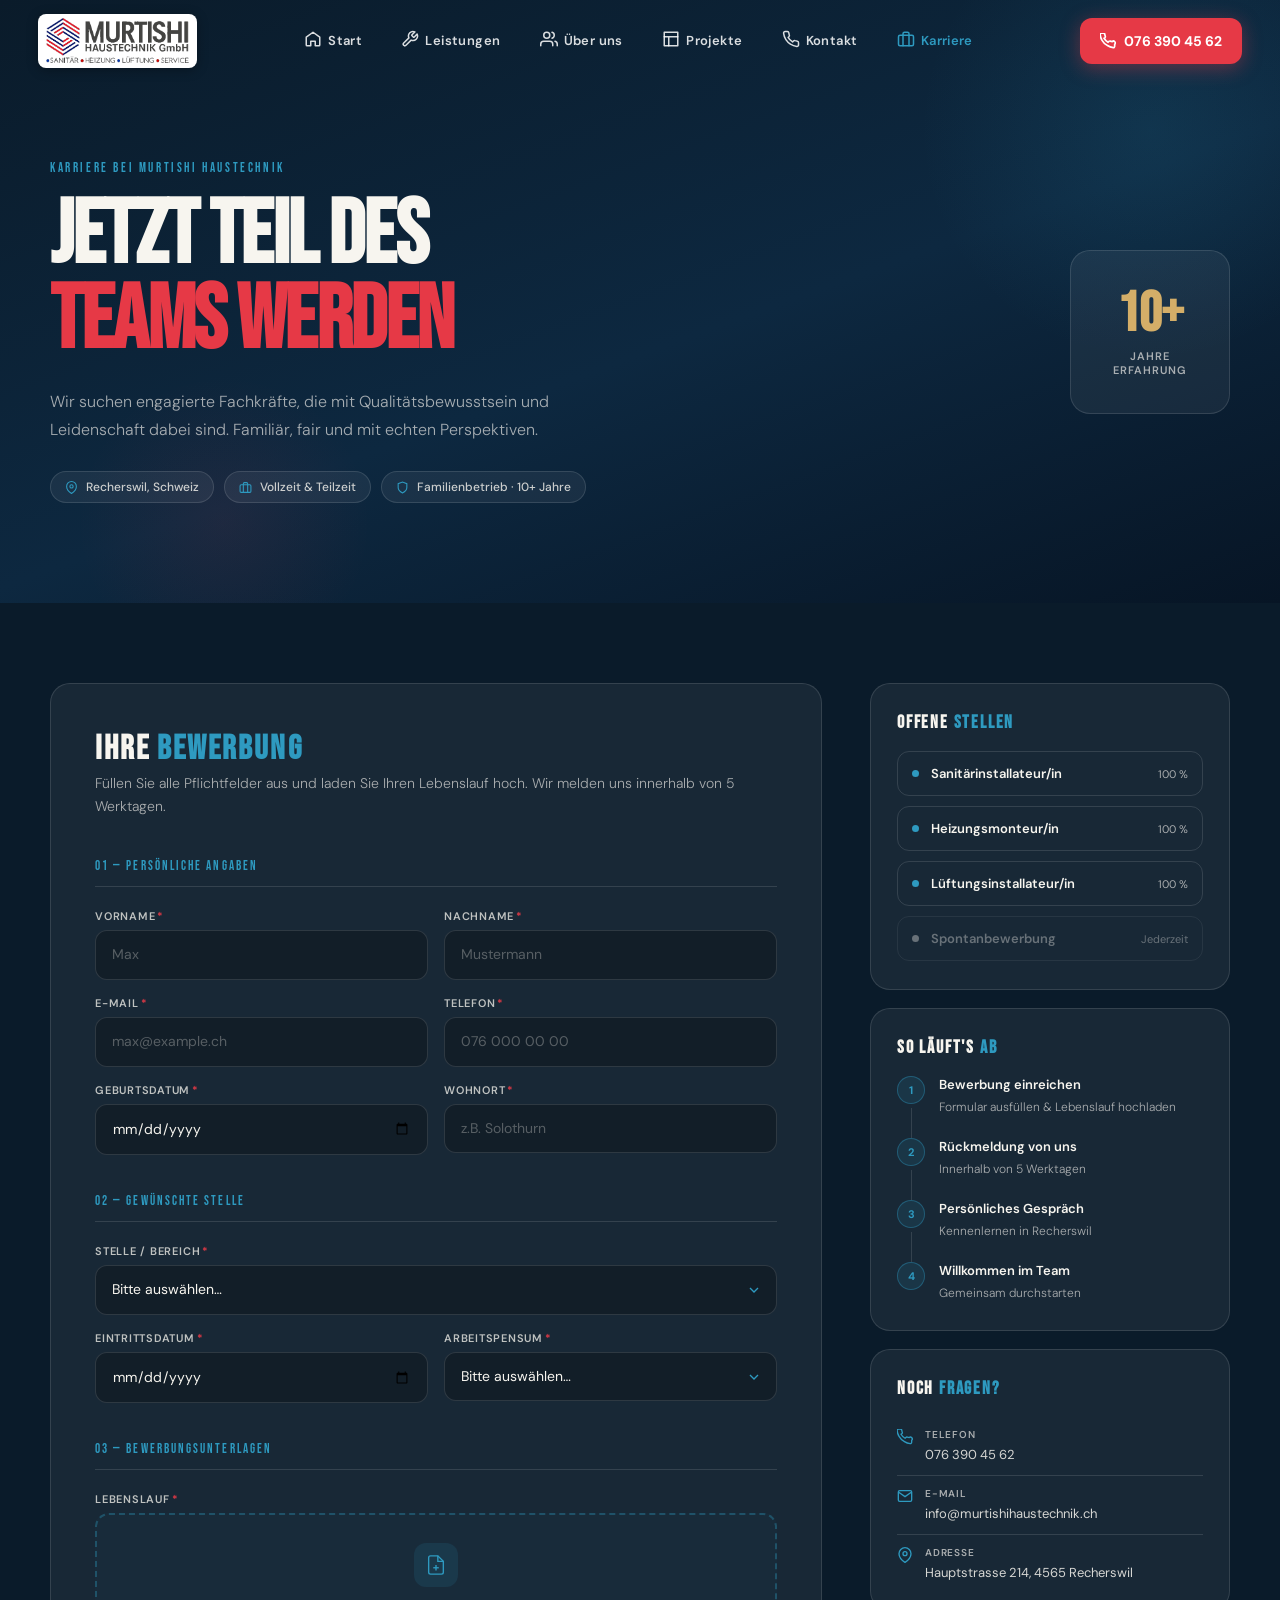
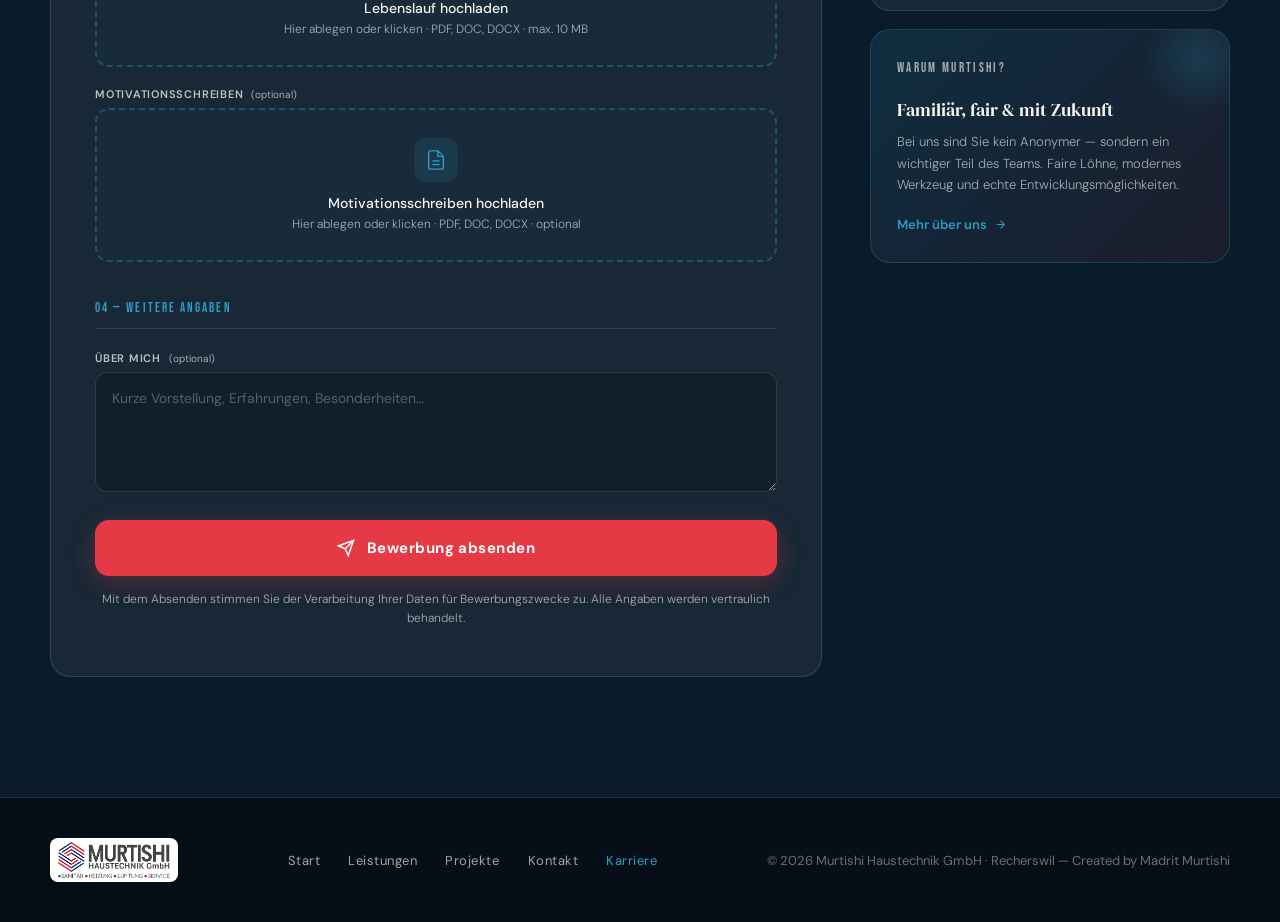
<file: karriere.html>
<!doctype html>
<html lang="de">
<head>
  <meta charset="utf-8" />
  <meta name="viewport" content="width=device-width, initial-scale=1" />
  <title>Karriere – Murtishi Haustechnik GmbH</title>
  <meta name="description" content="Jetzt bewerben bei Murtishi Haustechnik GmbH. Wir suchen Sanitärinstallateure und Heizungsmonteure in Recherswil." />
  <link rel="preconnect" href="https://fonts.googleapis.com">
  <link rel="preconnect" href="https://fonts.gstatic.com" crossorigin>
  <link href="https://fonts.googleapis.com/css2?family=Bebas+Neue&family=DM+Sans:ital,wght@0,300;0,400;0,500;0,700;1,300&family=DM+Serif+Display:ital@0;1&display=swap" rel="stylesheet">
  <link rel="stylesheet" href="style.css" />
  <style>
    /* ── Karriere-spezifische Styles ── */

    /* Hero */
    .karriere-hero {
      padding: 160px 0 100px;
      background: linear-gradient(160deg, #0a1b2a 0%, #0d2840 55%, #071525 100%);
      position: relative;
      overflow: hidden;
    }
    .karriere-hero::before {
      content: '';
      position: absolute;
      top: -120px; right: -120px;
      width: 500px; height: 500px;
      background: radial-gradient(circle, rgba(46,154,192,0.12), transparent 65%);
      border-radius: 50%;
    }
    .karriere-hero::after {
      content: '';
      position: absolute;
      bottom: -80px; left: 5%;
      width: 320px; height: 320px;
      background: radial-gradient(circle, rgba(230,57,70,0.08), transparent 65%);
      border-radius: 50%;
    }
    .karriere-hero-inner {
      position: relative;
      z-index: 2;
      display: grid;
      grid-template-columns: 1fr auto;
      align-items: center;
      gap: 60px;
    }
    .karriere-eyebrow {
      font-family: 'Bebas Neue', sans-serif;
      font-size: 13px;
      letter-spacing: 0.2em;
      color: var(--blue);
      margin-bottom: 18px;
    }
    .karriere-hero-title {
      font-family: 'Bebas Neue', sans-serif;
      font-size: clamp(52px, 7vw, 96px);
      line-height: 0.95;
      color: var(--white);
      margin-bottom: 24px;
    }
    .karriere-hero-title span {
      color: var(--red);
      display: block;
    }
    .karriere-hero-desc {
      font-size: 16px;
      color: var(--muted);
      line-height: 1.72;
      max-width: 520px;
      font-weight: 300;
    }
    .karriere-badges {
      display: flex;
      flex-wrap: wrap;
      gap: 10px;
      margin-top: 28px;
    }
    .karriere-badge {
      display: inline-flex;
      align-items: center;
      gap: 8px;
      padding: 7px 14px;
      background: var(--panel);
      border: 1px solid var(--line);
      border-radius: 100px;
      font-size: 12px;
      font-weight: 500;
      color: rgba(247,245,239,0.8);
    }
    .karriere-badge svg { color: var(--blue); }
    .karriere-hero-stat {
      background: var(--panel);
      border: 1px solid var(--line);
      border-radius: 20px;
      padding: 36px 32px;
      text-align: center;
      min-width: 160px;
      flex-shrink: 0;
    }
    .karriere-hero-stat strong {
      font-family: 'Bebas Neue', sans-serif;
      font-size: 56px;
      color: var(--gold);
      line-height: 1;
      display: block;
    }
    .karriere-hero-stat span {
      font-size: 11px;
      font-weight: 600;
      letter-spacing: 0.1em;
      text-transform: uppercase;
      color: var(--muted);
      margin-top: 6px;
      display: block;
    }

    /* ── Page layout ── */
    .karriere-body { padding: 80px 0 120px; }
    .karriere-grid {
      display: grid;
      grid-template-columns: 1fr 360px;
      gap: 48px;
      align-items: start;
    }

    /* ── Form Card ── */
    .k-card {
      background: var(--panel);
      border: 1px solid var(--line);
      border-radius: var(--radius);
      padding: 48px 44px;
    }
    .k-card-title {
      font-family: 'Bebas Neue', sans-serif;
      font-size: 34px;
      letter-spacing: 0.06em;
      color: var(--white);
      margin-bottom: 6px;
    }
    .k-card-title span { color: var(--blue); }
    .k-card-sub {
      font-size: 14px;
      color: var(--muted);
      font-weight: 300;
      margin-bottom: 40px;
      line-height: 1.65;
    }

    /* ── Form sections ── */
    .f-section { margin-bottom: 38px; }
    .f-section-label {
      font-family: 'Bebas Neue', sans-serif;
      font-size: 13px;
      letter-spacing: 0.16em;
      color: var(--blue);
      padding-bottom: 12px;
      border-bottom: 1px solid var(--line);
      margin-bottom: 22px;
    }
    .f-row { display: grid; grid-template-columns: 1fr 1fr; gap: 16px; }
    .f-field { display: flex; flex-direction: column; gap: 7px; }
    .f-field label {
      font-size: 11px;
      font-weight: 600;
      letter-spacing: 0.07em;
      text-transform: uppercase;
      color: rgba(247,245,239,0.75);
    }
    .f-field label .req { color: var(--red); margin-left: 2px; }
    .f-field label .opt {
      font-size: 10px;
      font-weight: 400;
      color: var(--muted);
      letter-spacing: 0;
      text-transform: none;
      margin-left: 4px;
    }
    input[type="text"],
    input[type="email"],
    input[type="tel"],
    input[type="date"],
    select,
    textarea {
      width: 100%;
      background: rgba(0,0,0,0.25);
      border: 1.5px solid var(--line);
      border-radius: 12px;
      color: var(--white);
      padding: 14px 16px;
      font: 400 14px/1.4 'DM Sans', sans-serif;
      outline: none;
      transition: border-color 0.25s, box-shadow 0.25s, background 0.2s;
      appearance: none;
      -webkit-appearance: none;
    }
    input:focus, select:focus, textarea:focus {
      border-color: var(--blue);
      box-shadow: 0 0 0 4px rgba(46,154,192,0.15);
      background: rgba(0,0,0,0.35);
    }
    input::placeholder, textarea::placeholder { color: rgba(247,245,239,0.3); }
    textarea { resize: vertical; line-height: 1.6; min-height: 110px; }
    select {
      cursor: pointer;
      color: var(--white);
      background-image: url("data:image/svg+xml,%3Csvg xmlns='http://www.w3.org/2000/svg' width='16' height='16' fill='none' stroke='%232e9ac0' stroke-width='2' viewBox='0 0 24 24'%3E%3Cpath d='M6 9l6 6 6-6'/%3E%3C/svg%3E");
      background-repeat: no-repeat;
      background-position: right 14px center;
      padding-right: 42px;
    }
    select option { background: #0e2233; color: var(--white); }

    /* ── Validation styles ── */
    input.invalid, select.invalid, textarea.invalid {
      border-color: var(--red) !important;
      box-shadow: 0 0 0 3px rgba(230,57,70,0.15) !important;
    }
    .field-error {
      font-size: 11px;
      color: var(--red);
      font-weight: 500;
      display: none;
      margin-top: 2px;
    }
    .field-error.visible { display: block; }

    /* ── File upload ── */
    .file-upload { position: relative; }
    .file-upload input[type="file"] {
      position: absolute;
      inset: 0;
      opacity: 0;
      cursor: pointer;
      z-index: 2;
      width: 100%;
      height: 100%;
      padding: 0;
      border: none;
      background: none;
    }
    .file-zone {
      border: 2px dashed rgba(46,154,192,0.35);
      border-radius: 14px;
      padding: 28px 20px;
      text-align: center;
      background: rgba(46,154,192,0.03);
      transition: border-color 0.25s, background 0.25s;
      cursor: pointer;
    }
    .file-zone:hover, .file-zone.drag-over {
      border-color: var(--blue);
      background: rgba(46,154,192,0.08);
    }
    .file-zone.has-file {
      border-color: #3a8c4a;
      border-style: solid;
      background: rgba(58,140,74,0.06);
    }
    .file-zone.invalid-zone {
      border-color: var(--red) !important;
      background: rgba(230,57,70,0.05) !important;
    }
    .file-icon {
      width: 44px; height: 44px;
      background: rgba(46,154,192,0.12);
      border-radius: 12px;
      display: flex;
      align-items: center;
      justify-content: center;
      margin: 0 auto 12px;
      color: var(--blue);
    }
    .file-zone.has-file .file-icon { background: rgba(58,140,74,0.15); color: #5ab86a; }
    .file-title { font-size: 14px; font-weight: 500; color: var(--white); margin-bottom: 4px; }
    .file-hint { font-size: 12px; color: var(--muted); font-weight: 300; }
    .file-name {
      display: none;
      align-items: center;
      gap: 8px;
      margin-top: 10px;
      padding: 8px 14px;
      background: rgba(58,140,74,0.12);
      border-radius: 8px;
      font-size: 12px;
      font-weight: 500;
      color: #5ab86a;
    }
    .file-name.visible { display: flex; }
    .file-name button {
      margin-left: auto;
      background: none;
      border: none;
      cursor: pointer;
      color: var(--muted);
      font-size: 16px;
      line-height: 1;
      padding: 0 2px;
      transition: color 0.2s;
    }
    .file-name button:hover { color: var(--red); }

    /* ── Submit button ── */
    .submit-wrap { margin-top: 6px; }
    .btn-submit {
      width: 100%;
      height: 56px;
      background: var(--red);
      color: #fff;
      border: none;
      border-radius: 14px;
      font-family: 'DM Sans', sans-serif;
      font-size: 15px;
      font-weight: 700;
      letter-spacing: 0.03em;
      cursor: pointer;
      display: flex;
      align-items: center;
      justify-content: center;
      gap: 12px;
      transition: background 0.25s, transform 0.2s, box-shadow 0.25s;
      box-shadow: 0 6px 24px rgba(230,57,70,0.3);
    }
    .btn-submit:hover {
      background: var(--red2);
      transform: translateY(-2px);
      box-shadow: 0 10px 32px rgba(230,57,70,0.4);
    }
    .btn-submit:disabled { opacity: 0.6; cursor: not-allowed; transform: none; box-shadow: none; }
    .form-note {
      font-size: 12px;
      color: var(--muted);
      text-align: center;
      margin-top: 14px;
      line-height: 1.6;
      font-weight: 300;
    }

    /* ── Success ── */
    .success-state {
      display: none;
      text-align: center;
      padding: 60px 20px;
    }
    .success-state.visible { display: block; }
    .success-icon {
      width: 68px; height: 68px;
      background: rgba(58,140,74,0.12);
      border: 2px solid rgba(58,140,74,0.3);
      border-radius: 50%;
      display: flex;
      align-items: center;
      justify-content: center;
      margin: 0 auto 22px;
      color: #5ab86a;
    }
    .success-title {
      font-family: 'Bebas Neue', sans-serif;
      font-size: 36px;
      letter-spacing: 0.06em;
      color: var(--white);
      margin-bottom: 12px;
    }
    .success-title span { color: #5ab86a; }
    .success-text { font-size: 15px; color: var(--muted); line-height: 1.7; font-weight: 300; }
    .success-back {
      display: inline-flex;
      align-items: center;
      gap: 8px;
      margin-top: 28px;
      padding: 12px 24px;
      background: var(--panel);
      border: 1px solid var(--line);
      border-radius: 12px;
      font-size: 14px;
      font-weight: 500;
      color: var(--white);
      transition: background 0.2s, border-color 0.2s;
    }
    .success-back:hover { background: rgba(255,255,255,0.1); border-color: var(--blue); }

    /* ── Sidebar cards ── */
    .sidebar { display: flex; flex-direction: column; gap: 18px; }

    .side-card {
      background: var(--panel);
      border: 1px solid var(--line);
      border-radius: var(--radius);
      padding: 28px 26px;
    }
    .side-card-title {
      font-family: 'Bebas Neue', sans-serif;
      font-size: 18px;
      letter-spacing: 0.1em;
      color: var(--white);
      margin-bottom: 18px;
    }
    .side-card-title span { color: var(--blue); }

    /* Positions */
    .positions { display: flex; flex-direction: column; gap: 10px; }
    .position {
      display: flex;
      align-items: center;
      gap: 12px;
      padding: 13px 14px;
      border: 1px solid var(--line);
      border-radius: 12px;
      transition: border-color 0.2s, background 0.2s;
    }
    .position:hover { border-color: var(--blue); background: rgba(46,154,192,0.06); }
    .pos-dot {
      width: 7px; height: 7px;
      background: var(--blue);
      border-radius: 50%;
      flex-shrink: 0;
    }
    .pos-name { font-size: 13px; font-weight: 600; color: var(--white); flex: 1; }
    .pos-type { font-size: 11px; color: var(--muted); }

    /* Steps */
    .steps { display: flex; flex-direction: column; }
    .step {
      display: flex;
      gap: 14px;
      padding-bottom: 22px;
      position: relative;
    }
    .step:last-child { padding-bottom: 0; }
    .step::before {
      content: '';
      position: absolute;
      left: 14px; top: 32px; bottom: 0;
      width: 1px;
      background: var(--line);
    }
    .step:last-child::before { display: none; }
    .step-num {
      width: 28px; height: 28px;
      background: rgba(46,154,192,0.12);
      border: 1.5px solid rgba(46,154,192,0.4);
      border-radius: 50%;
      display: flex;
      align-items: center;
      justify-content: center;
      font-size: 11px;
      font-weight: 700;
      color: var(--blue);
      flex-shrink: 0;
      position: relative;
      z-index: 1;
    }
    .step-text strong { display: block; font-size: 13px; font-weight: 600; color: var(--white); margin-bottom: 2px; }
    .step-text span { font-size: 12px; color: var(--muted); font-weight: 300; }

    /* Contact info */
    .citem {
      display: flex;
      align-items: flex-start;
      gap: 12px;
      padding: 11px 0;
      border-bottom: 1px solid var(--line);
    }
    .citem:last-child { border-bottom: none; padding-bottom: 0; }
    .citem svg { color: var(--blue); flex-shrink: 0; margin-top: 1px; }
    .citem-body strong { display: block; font-size: 10px; font-weight: 600; letter-spacing: 0.08em; text-transform: uppercase; color: var(--muted); margin-bottom: 2px; }
    .citem-body a, .citem-body span { font-size: 13px; color: rgba(247,245,239,0.85); }
    .citem-body a:hover { color: var(--blue); }

    /* Dark highlight card */
    .highlight-card {
      background: linear-gradient(135deg, rgba(46,154,192,0.15), rgba(230,57,70,0.08));
      border: 1px solid rgba(46,154,192,0.25);
      border-radius: var(--radius);
      padding: 28px 26px;
      position: relative;
      overflow: hidden;
    }
    .highlight-card::before {
      content: '';
      position: absolute;
      top: -30px; right: -30px;
      width: 120px; height: 120px;
      background: radial-gradient(circle, rgba(46,154,192,0.2), transparent 65%);
      border-radius: 50%;
    }
    .highlight-card-eyebrow {
      font-family: 'Bebas Neue', sans-serif;
      font-size: 11px;
      letter-spacing: 0.18em;
      color: var(--blue);
      margin-bottom: 10px;
    }
    .highlight-card h3 {
      font-family: 'DM Serif Display', serif;
      font-size: 18px;
      font-weight: 400;
      color: var(--white);
      line-height: 1.3;
      margin-bottom: 10px;
      position: relative;
      z-index: 1;
    }
    .highlight-card p {
      font-size: 13px;
      color: var(--muted);
      line-height: 1.65;
      font-weight: 300;
      margin-bottom: 18px;
      position: relative;
      z-index: 1;
    }
    .highlight-card a {
      display: inline-flex;
      align-items: center;
      gap: 7px;
      font-size: 13px;
      font-weight: 600;
      color: var(--blue);
      position: relative;
      z-index: 1;
      transition: gap 0.2s;
    }
    .highlight-card a:hover { gap: 11px; }

    /* ── Responsive ── */
    @media (max-width: 960px) {
      .karriere-grid { grid-template-columns: 1fr; }
      .sidebar { display: grid; grid-template-columns: 1fr 1fr; }
      .highlight-card { grid-column: 1 / -1; }
      .karriere-hero-stat { display: none; }
      .karriere-hero-inner { grid-template-columns: 1fr; }
    }
    @media (max-width: 640px) {
      .karriere-body { padding: 48px 0 80px; }
      .k-card { padding: 28px 20px; }
      .f-row { grid-template-columns: 1fr; }
      .sidebar { grid-template-columns: 1fr; }
      .karriere-hero { padding: 120px 0 72px; }
    }

    @keyframes spin { from { transform: rotate(0deg); } to { transform: rotate(360deg); } }
  </style>
</head>
<body>

  <!-- NAVIGATION (identisch mit index.html) -->
  <header class="topbar" id="topbar">
    <a class="brand" href="index.html" aria-label="Murtishi Haustechnik Startseite">
      <img src="assets/img/logo.png" alt="Murtishi Haustechnik GmbH" class="brand-logo">
    </a>
    <button class="menu-toggle" type="button" aria-label="Menü öffnen" aria-expanded="false" aria-controls="mainNav">
      <span></span><span></span><span></span>
    </button>
    <nav class="main-nav" id="mainNav">
      <a href="index.html#home" class="nav-link">
        <span class="nav-icon"><svg width="18" height="18" viewBox="0 0 24 24" fill="none" stroke="currentColor" stroke-width="2" stroke-linecap="round" stroke-linejoin="round"><path d="M3 9.5 12 3l9 6.5V20a1 1 0 0 1-1 1h-5v-6H9v6H4a1 1 0 0 1-1-1V9.5Z"/></svg></span>
        <span>Start</span>
      </a>
      <a href="index.html#leistungen" class="nav-link">
        <span class="nav-icon"><svg width="18" height="18" viewBox="0 0 24 24" fill="none" stroke="currentColor" stroke-width="2" stroke-linecap="round" stroke-linejoin="round"><path d="M14.7 6.3a1 1 0 0 0 0 1.4l1.6 1.6a1 1 0 0 0 1.4 0l3.77-3.77a6 6 0 0 1-7.94 7.94l-6.91 6.91a2.12 2.12 0 0 1-3-3l6.91-6.91a6 6 0 0 1 7.94-7.94l-3.76 3.76Z"/></svg></span>
        <span>Leistungen</span>
      </a>
      <a href="index.html#ueber-uns" class="nav-link">
        <span class="nav-icon"><svg width="18" height="18" viewBox="0 0 24 24" fill="none" stroke="currentColor" stroke-width="2" stroke-linecap="round" stroke-linejoin="round"><path d="M17 21v-2a4 4 0 0 0-4-4H5a4 4 0 0 0-4 4v2"/><circle cx="9" cy="7" r="4"/><path d="M23 21v-2a4 4 0 0 0-3-3.87"/><path d="M16 3.13a4 4 0 0 1 0 7.75"/></svg></span>
        <span>Über uns</span>
      </a>
      <a href="index.html#projekte" class="nav-link">
        <span class="nav-icon"><svg width="18" height="18" viewBox="0 0 24 24" fill="none" stroke="currentColor" stroke-width="2" stroke-linecap="round" stroke-linejoin="round"><path d="M3 3h18v18H3z"/><path d="M3 9h18M9 21V9"/></svg></span>
        <span>Projekte</span>
      </a>
      <a href="index.html#kontakt" class="nav-link">
        <span class="nav-icon"><svg width="18" height="18" viewBox="0 0 24 24" fill="none" stroke="currentColor" stroke-width="2" stroke-linecap="round" stroke-linejoin="round"><path d="M22 16.92v3a2 2 0 0 1-2.18 2 19.79 19.79 0 0 1-8.63-3.07 19.5 19.5 0 0 1-6-6A19.79 19.79 0 0 1 2.12 4.18 2 2 0 0 1 4.11 2h3a2 2 0 0 1 2 1.72c.13 1 .35 1.99.66 2.94a2 2 0 0 1-.45 2.11L8.09 9.91a16 16 0 0 0 6 6l1.27-1.27a2 2 0 0 1 2.11-.45c.95.31 1.94.53 2.94.66A2 2 0 0 1 22 16.92Z"/></svg></span>
        <span>Kontakt</span>
      </a>
      <a href="karriere.html" class="nav-link" style="color:var(--blue)">
        <span class="nav-icon"><svg width="18" height="18" viewBox="0 0 24 24" fill="none" stroke="currentColor" stroke-width="2" stroke-linecap="round" stroke-linejoin="round"><rect x="2" y="7" width="20" height="14" rx="2"/><path d="M16 21V5a2 2 0 0 0-2-2h-4a2 2 0 0 0-2 2v16"/></svg></span>
        <span>Karriere</span>
      </a>
    </nav>
    <a class="nav-cta" href="tel:+41763904562">
      <svg width="16" height="16" fill="none" stroke="currentColor" stroke-width="2.5" viewBox="0 0 24 24"><path d="M22 16.92v3a2 2 0 01-2.18 2 19.79 19.79 0 01-8.63-3.07A19.5 19.5 0 013.07 11 19.79 19.79 0 01.22 2.38 2 2 0 012.2.22h3a2 2 0 012 1.72 12.84 12.84 0 00.7 2.81 2 2 0 01-.45 2.11L6.09 7.91a16 16 0 006 6l1.27-1.27a2 2 0 012.11-.45 12.84 12.84 0 002.81.7A2 2 0 0122 16.92z"/></svg>
      076 390 45 62
    </a>
  </header>

  <main>

    <!-- HERO -->
    <section class="karriere-hero">
      <div class="wrap karriere-hero-inner">
        <div>
          <p class="karriere-eyebrow">Karriere bei Murtishi Haustechnik</p>
          <h1 class="karriere-hero-title">
            Jetzt Teil des
            <span>Teams werden</span>
          </h1>
          <p class="karriere-hero-desc">Wir suchen engagierte Fachkräfte, die mit Qualitätsbewusstsein und Leidenschaft dabei sind. Familiär, fair und mit echten Perspektiven.</p>
          <div class="karriere-badges">
            <span class="karriere-badge">
              <svg width="13" height="13" fill="none" stroke="currentColor" stroke-width="2" viewBox="0 0 24 24"><path d="M21 10c0 7-9 13-9 13s-9-6-9-13a9 9 0 0118 0z"/><circle cx="12" cy="10" r="3"/></svg>
              Recherswil, Schweiz
            </span>
            <span class="karriere-badge">
              <svg width="13" height="13" fill="none" stroke="currentColor" stroke-width="2" viewBox="0 0 24 24"><rect x="2" y="7" width="20" height="14" rx="2"/><path d="M16 21V5a2 2 0 00-2-2h-4a2 2 0 00-2 2v16"/></svg>
              Vollzeit & Teilzeit
            </span>
            <span class="karriere-badge">
              <svg width="13" height="13" fill="none" stroke="currentColor" stroke-width="2" viewBox="0 0 24 24"><path d="M12 22s8-4 8-10V5l-8-3-8 3v7c0 6 8 10 8 10z"/></svg>
              Familienbetrieb · 10+ Jahre
            </span>
          </div>
        </div>
        <div class="karriere-hero-stat">
          <strong>10+</strong>
          <span>Jahre<br>Erfahrung</span>
        </div>
      </div>
    </section>

    <!-- MAIN -->
    <section class="karriere-body">
      <div class="wrap karriere-grid">

        <!-- FORMULAR -->
        <div class="k-card" id="formCard">
          <h2 class="k-card-title">Ihre <span>Bewerbung</span></h2>
          <p class="k-card-sub">Füllen Sie alle Pflichtfelder aus und laden Sie Ihren Lebenslauf hoch. Wir melden uns innerhalb von 5 Werktagen.</p>

          <form id="appForm" novalidate>
            <input type="hidden" name="_subject" value="Neue Bewerbung – Murtishi Haustechnik">
            <input type="hidden" name="_captcha" value="false">
            <input type="hidden" name="_template" value="table">

            <!-- PERSÖNLICHE ANGABEN -->
            <div class="f-section">
              <div class="f-section-label">01 — Persönliche Angaben</div>
              <div style="display:flex;flex-direction:column;gap:16px">
                <div class="f-row">
                  <div class="f-field">
                    <label for="f-vorname">Vorname<span class="req">*</span></label>
                    <input id="f-vorname" type="text" name="vorname" placeholder="Max" autocomplete="given-name">
                    <span class="field-error" id="err-vorname">Bitte Vornamen eingeben</span>
                  </div>
                  <div class="f-field">
                    <label for="f-nachname">Nachname<span class="req">*</span></label>
                    <input id="f-nachname" type="text" name="nachname" placeholder="Mustermann" autocomplete="family-name">
                    <span class="field-error" id="err-nachname">Bitte Nachnamen eingeben</span>
                  </div>
                </div>
                <div class="f-row">
                  <div class="f-field">
                    <label for="f-email">E-Mail<span class="req">*</span></label>
                    <input id="f-email" type="email" name="email" placeholder="max@example.ch" autocomplete="email">
                    <span class="field-error" id="err-email">Bitte gültige E-Mail eingeben</span>
                  </div>
                  <div class="f-field">
                    <label for="f-telefon">Telefon<span class="req">*</span></label>
                    <input id="f-telefon" type="tel" name="telefon" placeholder="076 000 00 00" autocomplete="tel">
                    <span class="field-error" id="err-telefon">Bitte Telefonnummer eingeben</span>
                  </div>
                </div>
                <div class="f-row">
                  <div class="f-field">
                    <label for="f-geburtsdatum">Geburtsdatum<span class="req">*</span></label>
                    <input id="f-geburtsdatum" type="date" name="geburtsdatum">
                    <span class="field-error" id="err-geburtsdatum">Bitte Geburtsdatum angeben</span>
                  </div>
                  <div class="f-field">
                    <label for="f-wohnort">Wohnort<span class="req">*</span></label>
                    <input id="f-wohnort" type="text" name="wohnort" placeholder="z.B. Solothurn" autocomplete="address-level2">
                    <span class="field-error" id="err-wohnort">Bitte Wohnort eingeben</span>
                  </div>
                </div>
              </div>
            </div>

            <!-- STELLE -->
            <div class="f-section">
              <div class="f-section-label">02 — Gewünschte Stelle</div>
              <div style="display:flex;flex-direction:column;gap:16px">
                <div class="f-field">
                  <label for="f-stelle">Stelle / Bereich<span class="req">*</span></label>
                  <select id="f-stelle" name="stelle">
                    <option value="" disabled selected>Bitte auswählen…</option>
                    <option value="Sanitärinstallateur/in">Sanitärinstallateur/in</option>
                    <option value="Heizungsmonteur/in">Heizungsmonteur/in</option>
                    <option value="Spontanbewerbung">Spontanbewerbung</option>
                  </select>
                  <span class="field-error" id="err-stelle">Bitte eine Stelle auswählen</span>
                </div>
                <div class="f-row">
                  <div class="f-field">
                    <label for="f-eintrittsdatum">Eintrittsdatum<span class="req">*</span></label>
                    <input id="f-eintrittsdatum" type="date" name="eintrittsdatum">
                    <span class="field-error" id="err-eintrittsdatum">Bitte Eintrittsdatum angeben</span>
                  </div>
                  <div class="f-field">
                    <label for="f-pensum">Arbeitspensum<span class="req">*</span></label>
                    <select id="f-pensum" name="pensum">
                      <option value="" disabled selected>Bitte auswählen…</option>
                      <option value="100%">100 %</option>
                      <option value="80-100%">80–100 %</option>
                      <option value="60-80%">60–80 %</option>
                      <option value="Teilzeit (flexibel)">Teilzeit (flexibel)</option>
                    </select>
                    <span class="field-error" id="err-pensum">Bitte Pensum auswählen</span>
                  </div>
                </div>
              </div>
            </div>

            <!-- DOKUMENTE -->
            <div class="f-section">
              <div class="f-section-label">03 — Bewerbungsunterlagen</div>
              <div style="display:flex;flex-direction:column;gap:20px">

                <!-- Lebenslauf (Pflicht) -->
                <div class="f-field">
                  <label>Lebenslauf<span class="req">*</span></label>
                  <div class="file-upload" id="cvWrap">
                    <input type="file" id="cvFile" name="lebenslauf" accept=".pdf,.doc,.docx">
                    <div class="file-zone" id="cvZone">
                      <div class="file-icon">
                        <svg width="22" height="22" fill="none" stroke="currentColor" stroke-width="1.5" viewBox="0 0 24 24"><path d="M14 2H6a2 2 0 00-2 2v16a2 2 0 002 2h12a2 2 0 002-2V8z"/><polyline points="14 2 14 8 20 8"/><line x1="12" y1="18" x2="12" y2="12"/><line x1="9" y1="15" x2="15" y2="15"/></svg>
                      </div>
                      <p class="file-title">Lebenslauf hochladen</p>
                      <p class="file-hint">Hier ablegen oder klicken · PDF, DOC, DOCX · max. 10 MB</p>
                    </div>
                    <div class="file-name" id="cvName">
                      <svg width="14" height="14" fill="none" stroke="currentColor" stroke-width="2" viewBox="0 0 24 24"><path d="M22 11.08V12a10 10 0 11-5.93-9.14"/><polyline points="22 4 12 14.01 9 11.01"/></svg>
                      <span id="cvNameText"></span>
                      <button type="button" onclick="clearFile('cv')" aria-label="Entfernen">×</button>
                    </div>
                  </div>
                  <span class="field-error" id="err-cv">Bitte Lebenslauf hochladen</span>
                </div>

                <!-- Motivationsschreiben (optional) -->
                <div class="f-field">
                  <label>Motivationsschreiben <span class="opt">(optional)</span></label>
                  <div class="file-upload">
                    <input type="file" id="motivFile" name="motivationsschreiben" accept=".pdf,.doc,.docx">
                    <div class="file-zone" id="motivZone">
                      <div class="file-icon">
                        <svg width="22" height="22" fill="none" stroke="currentColor" stroke-width="1.5" viewBox="0 0 24 24"><path d="M14 2H6a2 2 0 00-2 2v16a2 2 0 002 2h12a2 2 0 002-2V8z"/><polyline points="14 2 14 8 20 8"/><line x1="16" y1="13" x2="8" y2="13"/><line x1="16" y1="17" x2="8" y2="17"/></svg>
                      </div>
                      <p class="file-title">Motivationsschreiben hochladen</p>
                      <p class="file-hint">Hier ablegen oder klicken · PDF, DOC, DOCX · optional</p>
                    </div>
                    <div class="file-name" id="motivName">
                      <svg width="14" height="14" fill="none" stroke="currentColor" stroke-width="2" viewBox="0 0 24 24"><path d="M22 11.08V12a10 10 0 11-5.93-9.14"/><polyline points="22 4 12 14.01 9 11.01"/></svg>
                      <span id="motivNameText"></span>
                      <button type="button" onclick="clearFile('motiv')" aria-label="Entfernen">×</button>
                    </div>
                  </div>
                </div>
              </div>
            </div>

            <!-- NACHRICHT -->
            <div class="f-section" style="margin-bottom:28px">
              <div class="f-section-label">04 — Weitere Angaben</div>
              <div class="f-field">
                <label for="f-nachricht">Über mich <span class="opt">(optional)</span></label>
                <textarea id="f-nachricht" name="nachricht" placeholder="Kurze Vorstellung, Erfahrungen, Besonderheiten…" rows="4"></textarea>
              </div>
            </div>

            <div class="submit-wrap">
              <button type="submit" class="btn-submit" id="submitBtn">
                <svg width="18" height="18" fill="none" stroke="currentColor" stroke-width="2" viewBox="0 0 24 24"><line x1="22" y1="2" x2="11" y2="13"/><polygon points="22 2 15 22 11 13 2 9 22 2"/></svg>
                Bewerbung absenden
              </button>
              <p class="form-note">Mit dem Absenden stimmen Sie der Verarbeitung Ihrer Daten für Bewerbungszwecke zu. Alle Angaben werden vertraulich behandelt.</p>
            </div>
          </form>

          <!-- Erfolg -->
          <div class="success-state" id="successState">
            <div class="success-icon">
              <svg width="30" height="30" fill="none" stroke="currentColor" stroke-width="2" viewBox="0 0 24 24"><path d="M22 11.08V12a10 10 0 11-5.93-9.14"/><polyline points="22 4 12 14.01 9 11.01"/></svg>
            </div>
            <h2 class="success-title">Vielen <span>Dank!</span></h2>
            <p class="success-text">Ihre Bewerbung wurde erfolgreich übermittelt.<br>Wir melden uns innerhalb von 5 Werktagen bei Ihnen.</p>
            <a href="index.html" class="success-back">
              <svg width="14" height="14" fill="none" stroke="currentColor" stroke-width="2" viewBox="0 0 24 24"><path d="M19 12H5M12 5l-7 7 7 7"/></svg>
              Zurück zur Startseite
            </a>
          </div>
        </div>

        <!-- SIDEBAR -->
        <aside class="sidebar">

          <!-- Offene Stellen -->
          <div class="side-card">
            <h3 class="side-card-title">Offene <span>Stellen</span></h3>
            <div class="positions">
              <div class="position">
                <div class="pos-dot"></div>
                <span class="pos-name">Sanitärinstallateur/in</span>
                <span class="pos-type">100 %</span>
              </div>
              <div class="position">
                <div class="pos-dot"></div>
                <span class="pos-name">Heizungsmonteur/in</span>
                <span class="pos-type">100 %</span>
              </div>
              <div class="position">
                <div class="pos-dot"></div>
                <span class="pos-name">Lüftungsinstallateur/in</span>
                <span class="pos-type">100 %</span>
              </div>
              <div class="position" style="opacity:0.55">
                <div class="pos-dot" style="background:var(--muted)"></div>
                <span class="pos-name" style="color:var(--muted)">Spontanbewerbung</span>
                <span class="pos-type">Jederzeit</span>
              </div>
            </div>
          </div>

          <!-- Ablauf -->
          <div class="side-card">
            <h3 class="side-card-title">So läuft's <span>ab</span></h3>
            <div class="steps">
              <div class="step">
                <div class="step-num">1</div>
                <div class="step-text">
                  <strong>Bewerbung einreichen</strong>
                  <span>Formular ausfüllen & Lebenslauf hochladen</span>
                </div>
              </div>
              <div class="step">
                <div class="step-num">2</div>
                <div class="step-text">
                  <strong>Rückmeldung von uns</strong>
                  <span>Innerhalb von 5 Werktagen</span>
                </div>
              </div>
              <div class="step">
                <div class="step-num">3</div>
                <div class="step-text">
                  <strong>Persönliches Gespräch</strong>
                  <span>Kennenlernen in Recherswil</span>
                </div>
              </div>
              <div class="step">
                <div class="step-num">4</div>
                <div class="step-text">
                  <strong>Willkommen im Team</strong>
                  <span>Gemeinsam durchstarten</span>
                </div>
              </div>
            </div>
          </div>

          <!-- Kontakt -->
          <div class="side-card">
            <h3 class="side-card-title">Noch <span>Fragen?</span></h3>
            <div>
              <div class="citem">
                <svg width="16" height="16" fill="none" stroke="currentColor" stroke-width="2" viewBox="0 0 24 24"><path d="M22 16.92v3a2 2 0 01-2.18 2 19.79 19.79 0 01-8.63-3.07A19.5 19.5 0 013.07 11 19.79 19.79 0 01.22 2.38 2 2 0 012.2.22h3a2 2 0 012 1.72 12.84 12.84 0 00.7 2.81 2 2 0 01-.45 2.11L6.09 7.91a16 16 0 006 6l1.27-1.27a2 2 0 012.11-.45 12.84 12.84 0 002.81.7A2 2 0 0122 16.92z"/></svg>
                <div class="citem-body"><strong>Telefon</strong><a href="tel:+41763904562">076 390 45 62</a></div>
              </div>
              <div class="citem">
                <svg width="16" height="16" fill="none" stroke="currentColor" stroke-width="2" viewBox="0 0 24 24"><path d="M4 4h16c1.1 0 2 .9 2 2v12c0 1.1-.9 2-2 2H4c-1.1 0-2-.9-2-2V6c0-1.1.9-2 2-2z"/><polyline points="22,6 12,13 2,6"/></svg>
                <div class="citem-body"><strong>E-Mail</strong><a href="mailto:info@murtishihaustechnik.ch">info@murtishihaustechnik.ch</a></div>
              </div>
              <div class="citem">
                <svg width="16" height="16" fill="none" stroke="currentColor" stroke-width="2" viewBox="0 0 24 24"><path d="M21 10c0 7-9 13-9 13s-9-6-9-13a9 9 0 0118 0z"/><circle cx="12" cy="10" r="3"/></svg>
                <div class="citem-body"><strong>Adresse</strong><span>Hauptstrasse 214, 4565 Recherswil</span></div>
              </div>
            </div>
          </div>

          <!-- Warum wir -->
          <div class="highlight-card">
            <p class="highlight-card-eyebrow">Warum Murtishi?</p>
            <h3>Familiär, fair &amp; mit Zukunft</h3>
            <p>Bei uns sind Sie kein Anonymer — sondern ein wichtiger Teil des Teams. Faire Löhne, modernes Werkzeug und echte Entwicklungsmöglichkeiten.</p>
            <a href="index.html#ueber-uns">
              Mehr über uns
              <svg width="13" height="13" fill="none" stroke="currentColor" stroke-width="2" viewBox="0 0 24 24"><path d="M5 12h14M12 5l7 7-7 7"/></svg>
            </a>
          </div>

        </aside>
      </div>
    </section>

  </main>

  <!-- FOOTER (identisch mit index.html) -->
  <footer class="footer">
    <div class="wrap footer-inner">
      <img src="assets/img/logo.png" alt="Murtishi Haustechnik GmbH" class="footer-logo">
      <div class="footer-links">
        <a href="index.html#home">Start</a>
        <a href="index.html#leistungen">Leistungen</a>
        <a href="index.html#projekte">Projekte</a>
        <a href="index.html#kontakt">Kontakt</a>
        <a href="karriere.html" style="color:var(--blue)">Karriere</a>
      </div>
      <div class="footer-copy">
        <p>© 2026 Murtishi Haustechnik GmbH · Recherswil — Created by Madrit Murtishi</p>
      </div>
    </div>
  </footer>

  <script>
    /* ── Topbar scroll ── */
    const topbar = document.getElementById('topbar');
    window.addEventListener('scroll', () => {
      topbar.classList.toggle('scrolled', window.scrollY > 40);
    }, { passive: true });

    /* ── Mobile menu ── */
    const toggle = document.querySelector('.menu-toggle');
    const nav    = document.getElementById('mainNav');
    if (toggle && nav) {
      toggle.addEventListener('click', () => {
        const open = nav.classList.toggle('is-open');
        toggle.classList.toggle('open', open);
        toggle.setAttribute('aria-expanded', open);
      });
      nav.querySelectorAll('a').forEach(a => a.addEventListener('click', () => {
        nav.classList.remove('is-open');
        toggle.classList.remove('open');
        toggle.setAttribute('aria-expanded', 'false');
      }));
      document.addEventListener('click', e => {
        if (!nav.contains(e.target) && !toggle.contains(e.target)) {
          nav.classList.remove('is-open');
          toggle.classList.remove('open');
          toggle.setAttribute('aria-expanded', 'false');
        }
      });
    }

    /* ── File uploads ── */
    function setupFile(inputId, zoneId, nameId, nameTextId) {
      const input    = document.getElementById(inputId);
      const zone     = document.getElementById(zoneId);
      const nameDiv  = document.getElementById(nameId);
      const nameText = document.getElementById(nameTextId);

      input.addEventListener('change', () => {
        if (input.files[0]) showFile(input.files[0], zone, nameDiv, nameText);
      });
      zone.addEventListener('dragover',  e => { e.preventDefault(); zone.classList.add('drag-over'); });
      zone.addEventListener('dragleave', () => zone.classList.remove('drag-over'));
      zone.addEventListener('drop', e => {
        e.preventDefault(); zone.classList.remove('drag-over');
        if (e.dataTransfer.files[0]) {
          const dt = new DataTransfer();
          dt.items.add(e.dataTransfer.files[0]);
          input.files = dt.files;
          showFile(e.dataTransfer.files[0], zone, nameDiv, nameText);
        }
      });
    }
    function showFile(file, zone, nameDiv, nameText) {
      zone.classList.add('has-file');
      zone.classList.remove('invalid-zone');
      nameText.textContent = file.name + ' (' + (file.size / 1024 / 1024).toFixed(2) + ' MB)';
      nameDiv.classList.add('visible');
    }
    function clearFile(type) {
      if (type === 'cv') {
        document.getElementById('cvFile').value = '';
        document.getElementById('cvZone').classList.remove('has-file');
        document.getElementById('cvName').classList.remove('visible');
      } else {
        document.getElementById('motivFile').value = '';
        document.getElementById('motivZone').classList.remove('has-file');
        document.getElementById('motivName').classList.remove('visible');
      }
    }
    setupFile('cvFile',    'cvZone',    'cvName',    'cvNameText');
    setupFile('motivFile', 'motivZone', 'motivName', 'motivNameText');

    /* ── Validation & Submit ── */
    const rules = [
      { id: 'f-vorname',       err: 'err-vorname',       check: v => v.trim().length >= 2 },
      { id: 'f-nachname',      err: 'err-nachname',       check: v => v.trim().length >= 2 },
      { id: 'f-email',         err: 'err-email',          check: v => /^[^\s@]+@[^\s@]+\.[^\s@]+$/.test(v) },
      { id: 'f-telefon',       err: 'err-telefon',        check: v => v.trim().length >= 7 },
      { id: 'f-geburtsdatum',  err: 'err-geburtsdatum',   check: v => v.trim() !== '' },
      { id: 'f-wohnort',       err: 'err-wohnort',        check: v => v.trim().length >= 2 },
      { id: 'f-stelle',        err: 'err-stelle',         check: v => v !== '' },
      { id: 'f-eintrittsdatum',err: 'err-eintrittsdatum', check: v => v.trim() !== '' },
      { id: 'f-pensum',        err: 'err-pensum',         check: v => v !== '' },
    ];

    function validateAll() {
      let ok = true;
      rules.forEach(r => {
        const el  = document.getElementById(r.id);
        const err = document.getElementById(r.err);
        const valid = r.check(el.value);
        el.classList.toggle('invalid', !valid);
        err.classList.toggle('visible', !valid);
        if (!valid) ok = false;
      });
      // CV check
      const cvFile = document.getElementById('cvFile');
      const cvErr  = document.getElementById('err-cv');
      const cvZone = document.getElementById('cvZone');
      if (!cvFile.files || !cvFile.files[0]) {
        cvZone.classList.add('invalid-zone');
        cvErr.classList.add('visible');
        ok = false;
      } else {
        cvZone.classList.remove('invalid-zone');
        cvErr.classList.remove('visible');
      }
      return ok;
    }

    // Live clear on input
    rules.forEach(r => {
      const el = document.getElementById(r.id);
      el.addEventListener('input', () => {
        el.classList.remove('invalid');
        document.getElementById(r.err).classList.remove('visible');
      });
      el.addEventListener('change', () => {
        el.classList.remove('invalid');
        document.getElementById(r.err).classList.remove('visible');
      });
    });

    document.getElementById('appForm').addEventListener('submit', async function(e) {
      e.preventDefault();
      if (!validateAll()) {
        // Scroll to first error
        const firstErr = document.querySelector('.invalid, .invalid-zone');
        if (firstErr) firstErr.scrollIntoView({ behavior: 'smooth', block: 'center' });
        return;
      }

      const btn = document.getElementById('submitBtn');
      btn.innerHTML = '<svg width="16" height="16" fill="none" stroke="currentColor" stroke-width="2.5" viewBox="0 0 24 24" style="animation:spin 1s linear infinite"><path d="M12 2v4M12 18v4M4.93 4.93l2.83 2.83M16.24 16.24l2.83 2.83M2 12h4M18 12h4"/></svg> Wird gesendet…';
      btn.disabled = true;

      try {
        const fd = new FormData(this);
        const res = await fetch('https://formsubmit.co/ajax/info@murtishihaustechnik.ch', {
          method: 'POST',
          headers: { 'Accept': 'application/json' },
          body: fd
        });
        if (res.ok) {
          document.getElementById('appForm').style.display = 'none';
          document.getElementById('successState').classList.add('visible');
        } else {
          throw new Error('Server error');
        }
      } catch {
        btn.innerHTML = '<svg width="18" height="18" fill="none" stroke="currentColor" stroke-width="2" viewBox="0 0 24 24"><line x1="22" y1="2" x2="11" y2="13"/><polygon points="22 2 15 22 11 13 2 9 22 2"/></svg> Bewerbung absenden';
        btn.disabled = false;
        alert('Es gab einen Fehler. Bitte versuchen Sie es erneut oder kontaktieren Sie uns per E-Mail.');
      }
    });
  </script>

</body>
</html>
</file>
<file: style.css>
/* ═══════════════════════════════════════════════
   MURTISHI HAUSTECHNIK — Redesign 2026
   Fonts: Bebas Neue (display), DM Serif Display (headings), DM Sans (body)
   Palette: Deep Navy · Red · Blue · White
═══════════════════════════════════════════════ */

:root {
  --navy:    #0e2233;
  --navy2:   #0a1b2a;
  --red:     #e63946;
  --red2:    #b52a35;
  --blue:    #2e9ac0;
  --blue2:   #1b6a8c;
  --white:   #f7f5ef;
  --muted:   rgba(247,245,239,0.65);
  --panel:   rgba(255,255,255,0.06);
  --line:    rgba(255,255,255,0.12);
  --gold:    #d4ae68;
  --shadow:  0 32px 80px rgba(0,0,0,0.35);
  --radius:  20px;
}

*, *::before, *::after { box-sizing: border-box; margin: 0; }
html { scroll-behavior: smooth; }
body {
  font-family: 'DM Sans', system-ui, sans-serif;
  background: var(--navy2);
  color: var(--white);
  overflow-x: hidden;
}
a { color: inherit; text-decoration: none; }
img { max-width: 100%; display: block; }

/* ══ TYPOGRAPHY ══ */
h1, h2 {
  font-family: 'DM Serif Display', Georgia, serif;
  line-height: 1.0;
  letter-spacing: -0.02em;
}
em { font-style: italic; color: var(--blue); }
h2 em { color: var(--blue); }
.eyebrow {
  font-family: 'Bebas Neue', sans-serif;
  font-size: 14px;
  letter-spacing: 0.28em;
  color: var(--blue);
  text-transform: uppercase;
  display: block;
  margin-bottom: 16px;
}
.wrap {
  width: min(1180px, calc(100% - 40px));
  margin: 0 auto;
}
.section { padding: 120px 0; }
.section-head {
  text-align: center;
  margin-bottom: 64px;
}
.section-head h2 {
  font-size: clamp(38px, 5vw, 72px);
  line-height: 1.05;
}

/* ══ NAV ══ */
.topbar {
  position: fixed;
  z-index: 1000;
  top: 0; left: 0; right: 0;
  height: 80px;
  padding: 0 clamp(16px, 3vw, 48px);
  display: flex;
  align-items: center;
  gap: 24px;
  background: rgba(14,34,51,0.0);
  backdrop-filter: blur(0px);
  transition: background 0.4s ease, backdrop-filter 0.4s ease, border-bottom 0.4s ease;
  border-bottom: 1px solid transparent;
}
.topbar.scrolled {
  background: rgba(14,34,51,0.96);
  backdrop-filter: blur(20px);
  border-bottom: 1px solid var(--line);
}
.brand { display: flex; align-items: center; }
.brand-logo {
  height: 54px;
  width: auto;
  object-fit: contain;
  background: #fff; border-radius: 8px; padding: 4px 8px; box-shadow: 0 2px 12px rgba(0,0,0,0.3);
}
.main-nav {
  flex: 1;
  display: flex;
  justify-content: center;
  align-items: center;
  gap: 6px;
}
.nav-link {
  display: flex;
  align-items: center;
  gap: 6px;
  padding: 8px 14px;
  border-radius: 10px;
  font-size: 13px;
  font-weight: 600;
  color: rgba(255,255,255,0.85);
  letter-spacing: 0.03em;
  transition: background 0.2s, color 0.2s;
  position: relative;
}
.nav-link::after {
  content: '';
  position: absolute;
  bottom: 4px; left: 14px; right: 14px;
  height: 2px;
  background: var(--blue);
  border-radius: 2px;
  transform: scaleX(0);
  transition: transform 0.25s ease;
}
.nav-link:hover { background: rgba(255,255,255,0.08); color: #fff; }
.nav-link:hover::after { transform: scaleX(1); }
.nav-icon { font-size: 14px; }
.nav-cta {
  display: inline-flex;
  align-items: center;
  gap: 8px;
  height: 46px;
  padding: 0 20px;
  background: var(--red);
  color: #fff;
  border-radius: 12px;
  font-weight: 700;
  font-size: 14px;
  white-space: nowrap;
  transition: background 0.2s, transform 0.15s;
  box-shadow: 0 4px 20px rgba(230,57,70,0.4);
}
.nav-cta:hover { background: var(--red2); transform: translateY(-1px); }

.menu-toggle {
  display: none;
  flex-direction: column;
  gap: 5px;
  width: 40px; height: 40px;
  justify-content: center;
  align-items: center;
  background: rgba(255,255,255,0.08);
  border: 1px solid var(--line);
  border-radius: 10px;
  cursor: pointer;
  margin-left: auto;
}
.menu-toggle span {
  display: block;
  width: 20px; height: 2px;
  background: #fff;
  border-radius: 2px;
  transition: transform 0.3s, opacity 0.3s;
}
.menu-toggle.open span:nth-child(1) { transform: translateY(7px) rotate(45deg); }
.menu-toggle.open span:nth-child(2) { opacity: 0; }
.menu-toggle.open span:nth-child(3) { transform: translateY(-7px) rotate(-45deg); }

/* ══ BUTTONS ══ */
.btn {
  display: inline-flex;
  align-items: center;
  justify-content: center;
  gap: 10px;
  height: 54px;
  padding: 0 28px;
  border-radius: 14px;
  font-weight: 700;
  font-size: 14px;
  letter-spacing: 0.04em;
  cursor: pointer;
  border: 2px solid transparent;
  transition: transform 0.15s, box-shadow 0.2s, background 0.2s;
}
.btn.primary {
  background: var(--red);
  color: #fff;
  border-color: var(--red);
  box-shadow: 0 6px 24px rgba(230,57,70,0.35);
}
.btn.primary:hover { background: var(--red2); transform: translateY(-2px); box-shadow: 0 10px 32px rgba(230,57,70,0.45); }
.btn.ghost {
  background: transparent;
  color: #fff;
  border-color: rgba(255,255,255,0.35);
}
.btn.ghost:hover { background: rgba(255,255,255,0.08); transform: translateY(-2px); }

/* ══ HERO ══ */
.hero {
  position: relative;
  min-height: 100vh;
  display: flex;
  align-items: flex-end;
  padding: 0 clamp(20px, 5vw, 80px) 80px;
  overflow: hidden;
  background: linear-gradient(160deg, #0a1b2a 0%, #0d2840 50%, #071525 100%);
}

/* Wasserfall Canvas */
.waterfall-bg {
  position: absolute;
  inset: 0;
  z-index: 0;
}
#waterfallCanvas {
  width: 100%;
  height: 100%;
  opacity: 0.65;
}
.water-overlay {
  position: absolute;
  inset: 0;
  background:
    linear-gradient(to right, rgba(10,27,42,0.88) 0%, rgba(10,27,42,0.42) 50%, rgba(10,27,42,0.1) 100%),
    linear-gradient(to top, rgba(10,27,42,0.85) 0%, transparent 40%);
}

/* Falling drops */
.drops-container {
  position: absolute;
  inset: 0;
  z-index: 1;
  pointer-events: none;
  overflow: hidden;
}
.drop {
  position: absolute;
  width: 2px;
  background: linear-gradient(to bottom, transparent, rgba(46,154,192,0.7), transparent);
  border-radius: 2px;
  animation: dropFall linear infinite;
}
.drop:nth-child(1)  { left:5%;   height:80px;  animation-duration:2.1s; animation-delay:-0.3s; }
.drop:nth-child(2)  { left:12%;  height:120px; animation-duration:1.8s; animation-delay:-1.1s; }
.drop:nth-child(3)  { left:19%;  height:60px;  animation-duration:2.5s; animation-delay:-0.7s; }
.drop:nth-child(4)  { left:26%;  height:100px; animation-duration:2.0s; animation-delay:-1.6s; }
.drop:nth-child(5)  { left:35%;  height:140px; animation-duration:1.6s; animation-delay:-0.4s; }
.drop:nth-child(6)  { left:43%;  height:70px;  animation-duration:2.3s; animation-delay:-0.9s; }
.drop:nth-child(7)  { left:52%;  height:110px; animation-duration:1.9s; animation-delay:-1.3s; }
.drop:nth-child(8)  { left:60%;  height:90px;  animation-duration:2.2s; animation-delay:-0.5s; }
.drop:nth-child(9)  { left:67%;  height:130px; animation-duration:1.7s; animation-delay:-1.8s; }
.drop:nth-child(10) { left:74%;  height:75px;  animation-duration:2.4s; animation-delay:-0.2s; }
.drop:nth-child(11) { left:81%;  height:105px; animation-duration:1.5s; animation-delay:-1.0s; }
.drop:nth-child(12) { left:87%;  height:85px;  animation-duration:2.0s; animation-delay:-1.4s; }
.drop:nth-child(13) { left:92%;  height:115px; animation-duration:1.8s; animation-delay:-0.6s; }
.drop:nth-child(14) { left:96%;  height:65px;  animation-duration:2.6s; animation-delay:-1.2s; }
.drop:nth-child(15) { left:8%;   height:95px;  animation-duration:2.1s; animation-delay:-2.0s; }

@keyframes dropFall {
  0%   { top: -150px; opacity: 0; }
  10%  { opacity: 1; }
  90%  { opacity: 1; }
  100% { top: 110%; opacity: 0; }
}

/* Hero Content */
.hero-content {
  position: relative;
  z-index: 2;
  max-width: 880px;
}
.hero-tag {
  display: flex;
  align-items: center;
  gap: 12px;
  font-family: 'Bebas Neue', sans-serif;
  font-size: 15px;
  letter-spacing: 0.22em;
  color: rgba(255,255,255,0.75);
  margin-bottom: 24px;
}
.dot {
  width: 8px; height: 8px;
  border-radius: 50%;
  display: inline-block;
}
.dot.red  { background: var(--red); box-shadow: 0 0 8px var(--red); }
.dot.blue { background: var(--blue); box-shadow: 0 0 8px var(--blue); }
.hero-title {
  font-family: 'Bebas Neue', sans-serif;
  line-height: 0.9;
  margin-bottom: 28px;
  letter-spacing: 0.01em;
}
.hero-title .line1 {
  display: block;
  font-size: clamp(72px, 12vw, 160px);
  color: #fff;
  text-shadow: 0 4px 40px rgba(0,0,0,0.5);
}
.hero-title .line2 {
  display: block;
  font-size: clamp(54px, 8.5vw, 110px);
  color: rgba(255,255,255,0.85);
}
.hero-title .line2 em {
  color: var(--blue);
  font-style: normal;
}
.hero-sub {
  color: var(--muted);
  font-size: clamp(16px, 1.8vw, 20px);
  line-height: 1.6;
  max-width: 640px;
  margin-bottom: 36px;
  font-weight: 300;
}
.hero-actions {
  display: flex;
  gap: 14px;
  flex-wrap: wrap;
  margin-bottom: 52px;
}
.hero-stats {
  display: flex;
  align-items: center;
  gap: 28px;
}
.stat strong {
  display: block;
  font-family: 'Bebas Neue', sans-serif;
  font-size: 36px;
  color: var(--blue);
  line-height: 1;
}
.stat span {
  font-size: 13px;
  color: var(--muted);
  letter-spacing: 0.08em;
}
.stat-div {
  width: 1px; height: 40px;
  background: var(--line);
}
.hero-scroll-hint {
  position: absolute;
  bottom: 40px; right: 60px;
  z-index: 2;
  display: flex;
  flex-direction: column;
  align-items: center;
  gap: 10px;
  color: var(--muted);
  font-size: 11px;
  letter-spacing: 0.2em;
  text-transform: uppercase;
  font-family: 'Bebas Neue', sans-serif;
}
.scroll-line {
  width: 1px;
  height: 60px;
  background: linear-gradient(to bottom, var(--blue), transparent);
  animation: scrollPulse 2s ease-in-out infinite;
}
@keyframes scrollPulse {
  0%, 100% { opacity: 0.4; transform: scaleY(1); }
  50%       { opacity: 1;   transform: scaleY(1.1); }
}

/* ══ BAND ══ */
.band {
  overflow: hidden;
  background: var(--red);
  padding: 14px 0;
  white-space: nowrap;
}
.band-track {
  display: inline-flex;
  gap: 28px;
  animation: bandScroll 25s linear infinite;
  font-family: 'Bebas Neue', sans-serif;
  font-size: 16px;
  letter-spacing: 0.18em;
  color: rgba(255,255,255,0.9);
}
.band-dot { color: rgba(255,255,255,0.5); }
@keyframes bandScroll {
  0%   { transform: translateX(0); }
  100% { transform: translateX(-50%); }
}

/* ══ SERVICE CARDS ══ */
.service-grid {
  display: grid;
  grid-template-columns: repeat(4, 1fr);
  gap: 20px;
}
.scard {
  background: var(--panel);
  border: 1px solid var(--line);
  border-radius: var(--radius);
  padding: 32px 26px;
  position: relative;
  overflow: hidden;
  transition: transform 0.3s, box-shadow 0.3s, border-color 0.3s;
}
.scard::before {
  content: '';
  position: absolute;
  top: 0; left: 0; right: 0;
  height: 3px;
  background: linear-gradient(90deg, var(--red), var(--blue));
  transform: scaleX(0);
  transform-origin: left;
  transition: transform 0.35s ease;
}
.scard:hover { transform: translateY(-6px); box-shadow: var(--shadow); border-color: rgba(46,154,192,0.3); }
.scard:hover::before { transform: scaleX(1); }
.scard-icon {
  width: 56px; height: 56px;
  background: rgba(46,154,192,0.12);
  border-radius: 14px;
  display: flex;
  align-items: center;
  justify-content: center;
  margin-bottom: 48px;
  color: var(--blue);
}
.scard-num {
  display: block;
  font-family: 'Bebas Neue', sans-serif;
  font-size: 13px;
  letter-spacing: 0.2em;
  color: var(--red);
  margin-bottom: 10px;
}
.scard h3 {
  font-size: 22px;
  font-family: 'DM Serif Display', serif;
  margin-bottom: 12px;
  line-height: 1.15;
}
.scard p { color: var(--muted); font-size: 14px; line-height: 1.65; font-weight: 300; }
.scard-line {
  position: absolute;
  bottom: 0; left: 26px; right: 26px;
  height: 1px;
  background: var(--line);
}

/* ══ ÜBER UNS ══ */
.about-section {
  padding: 120px 0;
  background: linear-gradient(135deg, rgba(46,154,192,0.08), rgba(230,57,70,0.04));
}
.about-wrap {
  display: grid;
  grid-template-columns: 1fr 1.2fr;
  gap: 80px;
  align-items: center;
}
.about-visual { position: relative; }
.about-shape {
  width: 100%;
  max-width: 380px;
  margin: 0 auto;
}
.about-shape svg {
  filter: drop-shadow(0 20px 60px rgba(46,154,192,0.2));
  animation: floatAnim 4s ease-in-out infinite;
}
@keyframes floatAnim {
  0%, 100% { transform: translateY(0); }
  50%       { transform: translateY(-12px); }
}
.about-badge {
  position: absolute;
  bottom: 10px; right: 0;
  width: 110px; height: 110px;
  background: var(--red);
  border-radius: 50%;
  display: flex;
  flex-direction: column;
  align-items: center;
  justify-content: center;
  text-align: center;
  box-shadow: 0 12px 40px rgba(230,57,70,0.5);
}
.about-badge strong {
  font-family: 'Bebas Neue', sans-serif;
  font-size: 22px;
  letter-spacing: 0.08em;
}
.about-badge span { font-size: 10px; line-height: 1.3; opacity: 0.85; }
.about-content h2 { font-size: clamp(34px, 4vw, 56px); margin-bottom: 24px; }
.about-lead {
  font-size: 18px;
  color: rgba(255,255,255,0.85);
  line-height: 1.65;
  margin-bottom: 16px;
  font-weight: 300;
}
.about-content > p { color: var(--muted); line-height: 1.7; margin-bottom: 32px; font-weight: 300; }
.about-features {
  display: grid;
  grid-template-columns: 1fr 1fr;
  gap: 14px;
  margin-bottom: 36px;
}
.afeat {
  display: flex;
  align-items: center;
  gap: 12px;
  font-size: 14px;
  color: rgba(255,255,255,0.8);
}
.afeat-icon {
  width: 26px; height: 26px;
  background: rgba(46,154,192,0.15);
  border: 1px solid rgba(46,154,192,0.4);
  border-radius: 8px;
  display: flex; align-items: center; justify-content: center;
  font-size: 14px; color: var(--blue);
  flex-shrink: 0;
}

/* ══ PROJEKTE ══ */
.project-grid {
  display: grid;
  grid-template-columns: repeat(4, 1fr);
  gap: 16px;
}
.pcard { border-radius: var(--radius); overflow: hidden; }
.pcard-img {
  position: relative;
  aspect-ratio: 3/4;
  background: #0a1824;
  overflow: hidden;
}
.pcard-img img {
  width: 100%; height: 100%;
  object-fit: cover;
  transition: transform 0.5s ease, filter 0.5s ease;
  filter: brightness(0.75) saturate(0.9);
}
.pcard:hover .pcard-img img {
  transform: scale(1.07);
  filter: brightness(0.9) saturate(1.1);
}
.pcard-overlay {
  position: absolute;
  inset: 0;
  background: linear-gradient(to top, rgba(10,27,42,0.95) 0%, transparent 55%);
  display: flex;
  flex-direction: column;
  justify-content: flex-end;
  padding: 24px 20px;
  transform: translateY(8px);
  transition: transform 0.35s;
}
.pcard:hover .pcard-overlay { transform: translateY(0); }
.pcard-cat {
  font-family: 'Bebas Neue', sans-serif;
  font-size: 12px;
  letter-spacing: 0.22em;
  color: var(--blue);
  margin-bottom: 6px;
}
.pcard-overlay h3 {
  font-size: 18px;
  line-height: 1.2;
  font-family: 'DM Serif Display', serif;
}

/* ══ SERVICE SECTION ══ */
.service-section {
  background: linear-gradient(135deg, #1a3a5c 0%, #0e2233 50%, #1a2840 100%);
  padding: 100px 0;
  position: relative;
}
.water-wave-top, .water-wave-bottom {
  position: absolute;
  left: 0; right: 0;
  height: 80px;
}
.water-wave-top { top: 0; }
.water-wave-bottom { bottom: 0; }
.water-wave-top svg, .water-wave-bottom svg {
  width: 100%; height: 100%;
}
.service-cards {
  display: grid;
  grid-template-columns: repeat(3, 1fr);
  gap: 24px;
}
.svcard {
  background: rgba(255,255,255,0.06);
  border: 1px solid rgba(255,255,255,0.12);
  border-radius: var(--radius);
  padding: 36px 28px;
  text-align: center;
  transition: transform 0.3s, border-color 0.3s;
}
.svcard:hover { transform: translateY(-6px); border-color: rgba(46,154,192,0.4); }
.svcard-icon { font-size: 44px; margin-bottom: 18px; display: block; }
.svcard h3 { font-size: 22px; font-family: 'DM Serif Display', serif; margin-bottom: 12px; color: #fff; }
.svcard p { color: rgba(255,255,255,0.65); font-size: 14px; line-height: 1.65; font-weight: 300; }

/* ══ ÖFFNUNGSZEITEN ══ */
.hours-strip {
  display: grid;
  grid-template-columns: repeat(7, 1fr);
  gap: 12px;
}
.hday {
  background: var(--panel);
  border: 1px solid var(--line);
  border-radius: 16px;
  padding: 22px 12px;
  text-align: center;
  transition: transform 0.2s, border-color 0.2s;
}
.hday:not(.closed):hover { transform: translateY(-4px); border-color: rgba(46,154,192,0.4); }
.hday.closed { opacity: 0.4; }
.hday-name {
  display: block;
  font-family: 'Bebas Neue', sans-serif;
  font-size: 22px;
  letter-spacing: 0.08em;
  color: var(--blue);
  margin-bottom: 8px;
}
.hday-time { font-size: 13px; color: var(--muted); font-weight: 300; }

/* ══ KARTE ══ */
.map-section { padding-bottom: 0; }
.map-wrap {
  display: grid;
  grid-template-columns: 1fr 360px;
  border-radius: 28px;
  overflow: hidden;
  border: 1px solid var(--line);
  box-shadow: var(--shadow);
}
.map-wrap iframe {
  display: block;
  width: 100%;
  height: 420px;
  border: 0;
}
.map-info {
  background: var(--navy);
  padding: 36px 28px;
  display: flex;
  flex-direction: column;
  gap: 24px;
}
.map-address {
  display: flex;
  gap: 14px;
  align-items: flex-start;
  color: var(--muted);
  font-size: 14px;
  line-height: 1.5;
  font-weight: 300;
}
.map-address svg { flex-shrink: 0; margin-top: 2px; color: var(--blue); }
.map-address strong { display: block; color: #fff; font-weight: 600; font-size: 14px; margin-bottom: 2px; }
.map-address a { color: var(--blue); font-weight: 500; }
.map-address a:hover { text-decoration: underline; }

/* ══ KONTAKT ══ */
.contact-section { padding: 120px 0; }
.contact-wrap {
  display: grid;
  grid-template-columns: 1fr 1.5fr;
  gap: 48px;
  align-items: start;
}
.contact-logo { height: 60px; width: auto; margin-bottom: 24px; background: #fff; border-radius: 10px; padding: 6px 12px; box-shadow: 0 2px 12px rgba(0,0,0,0.2); }
.contact-info {
  padding: 36px;
  background: var(--panel);
  border: 1px solid var(--line);
  border-radius: var(--radius);
}
.contact-info > p { color: var(--muted); font-size: 14px; line-height: 1.7; margin-bottom: 28px; font-weight: 300; }
.cinfo-item {
  display: flex;
  align-items: center;
  gap: 12px;
  padding: 14px 0;
  border-bottom: 1px solid var(--line);
  font-size: 14px;
  color: rgba(255,255,255,0.8);
}
.cinfo-item:last-child { border-bottom: none; }
.cinfo-item svg { color: var(--blue); flex-shrink: 0; }
.cinfo-item a { color: var(--blue); }
.cinfo-item a:hover { text-decoration: underline; }
.contact-form {
  display: grid;
  gap: 16px;
  background: var(--panel);
  border: 1px solid var(--line);
  border-radius: var(--radius);
  padding: 36px;
}
.form-row { display: grid; grid-template-columns: 1fr 1fr; gap: 16px; }
.form-field { display: flex; flex-direction: column; gap: 6px; }
.form-field label { font-size: 12px; font-weight: 600; letter-spacing: 0.08em; color: var(--muted); text-transform: uppercase; }
input, textarea {
  width: 100%;
  background: rgba(0,0,0,0.25);
  border: 1px solid var(--line);
  border-radius: 12px;
  color: #fff;
  padding: 14px 16px;
  font: 400 14px/1 'DM Sans', sans-serif;
  outline: none;
  transition: border-color 0.2s;
}
input:focus, textarea:focus { border-color: var(--blue); }
input::placeholder, textarea::placeholder { color: rgba(255,255,255,0.3); }
textarea { resize: vertical; line-height: 1.6; }

/* ══ FOOTER ══ */
.footer {
  background: #060f18;
  border-top: 1px solid var(--line);
  padding: 40px 0;
}
.footer-inner {
  display: flex;
  align-items: center;
  justify-content: space-between;
  gap: 24px;
  flex-wrap: wrap;
}
.footer-logo { height: 44px; width: auto; background: #fff; border-radius: 8px; padding: 4px 8px; box-shadow: 0 2px 8px rgba(0,0,0,0.2); }
.footer-links { display: flex; gap: 28px; }
.footer-links a {
  font-size: 13px;
  color: var(--muted);
  letter-spacing: 0.04em;
  transition: color 0.2s;
}
.footer-links a:hover { color: var(--blue); }
.footer-copy {
  display: flex;
  align-items: center;
  gap: 20px;
  font-size: 13px;
  color: rgba(255,255,255,0.4);
}
.back-top {
  width: 38px; height: 38px;
  background: var(--panel);
  border: 1px solid var(--line);
  border-radius: 10px;
  display: flex; align-items: center; justify-content: center;
  color: var(--muted);
  transition: background 0.2s, color 0.2s;
}
.back-top:hover { background: var(--blue); color: #fff; }

/* ══ REVEAL ANIMATION ══ */
.reveal {
  opacity: 0;
  transform: translateY(32px);
  transition: opacity 0.7s ease, transform 0.7s ease;
}
.reveal.visible {
  opacity: 1;
  transform: translateY(0);
}

/* ══ RESPONSIVE ══ */
@media (max-width: 1040px) {
  .main-nav {
    position: fixed;
    top: 84px; right: 14px; left: auto;
    width: min(320px, calc(100vw - 28px));
    display: flex;
    flex-direction: column;
    align-items: stretch;
    gap: 4px;
    background: rgba(14,34,51,0.98);
    border: 1px solid var(--line);
    border-radius: 18px;
    padding: 12px;
    opacity: 0;
    visibility: hidden;
    pointer-events: none;
    transform: translateY(-10px);
    transform-origin: top right;
    transition: opacity 0.25s, transform 0.25s, visibility 0.25s;
  }
  .main-nav.is-open {
    opacity: 1;
    visibility: visible;
    pointer-events: auto;
    transform: none;
  }
  .nav-link { justify-content: flex-start; padding: 12px 16px; }
  .menu-toggle { display: flex; }
  .nav-cta { display: none; }
  .service-grid, .project-grid { grid-template-columns: repeat(2, 1fr); }
  .about-wrap { grid-template-columns: 1fr; gap: 48px; }
  .about-visual { max-width: 320px; margin: 0 auto; }
  .hours-strip { grid-template-columns: repeat(4, 1fr); }
  .map-wrap { grid-template-columns: 1fr; }
  .contact-wrap { grid-template-columns: 1fr; }
  .about-shape { max-width: 260px; }
}

@media (max-width: 640px) {
  .topbar { height: 68px; padding: 0 16px; }
  .brand-logo { height: 44px; }
  .hero { padding: 0 20px 60px; min-height: 100svh; }
  .hero-title .line1 { font-size: 72px; }
  .hero-title .line2 { font-size: 52px; }
  .hero-stats { gap: 20px; }
  .stat strong { font-size: 28px; }
  .section { padding: 80px 0; }
  .service-grid, .project-grid, .service-cards { grid-template-columns: 1fr; }
  .hours-strip { grid-template-columns: repeat(2, 1fr); }
  .form-row { grid-template-columns: 1fr; }
  .about-features { grid-template-columns: 1fr; }
  .hero-scroll-hint { display: none; }
  .footer-inner { flex-direction: column; text-align: center; }
  .footer-links { flex-wrap: wrap; justify-content: center; }
  .map-wrap iframe { height: 280px; }
  .hero-actions .btn { width: 100%; }
}


/* =========================================================
   RESPONSIVE + CMS FINAL — PC / TABLET / SMARTPHONE
   ========================================================= */
html { scroll-behavior: smooth; }
body { overflow-x: hidden; }
img, svg, video, iframe { max-width: 100%; }
* { box-sizing: border-box; }

.pcard-desc { margin-top: 8px; color: rgba(255,255,255,.74); font-size: 13px; line-height: 1.45; }
.pcard-fallback { width:100%; min-height:360px; display:flex; align-items:center; justify-content:center; background:linear-gradient(135deg, rgba(46,154,192,.28), rgba(230,57,70,.18)); color:#fff; font-family:'Bebas Neue', sans-serif; letter-spacing:.2em; }
.scard-icon span { font-family:'Bebas Neue', sans-serif; font-size:28px; color: var(--blue); }

@media (min-width: 1101px) {
  .topbar { height: 82px; padding-inline: clamp(24px, 3vw, 58px); }
  .main-nav { gap: clamp(8px, 1.2vw, 18px); }
  .nav-link { padding: 10px 12px; }
  .nav-cta { white-space: nowrap; }
}

@media (max-width: 1100px) {
  .topbar { height: 74px; padding: 0 18px; overflow: visible; }
  .brand-logo { max-height: 50px; width: auto; }
  .nav-cta { display:none; }
  .menu-toggle { display:flex !important; align-items:center; justify-content:center; z-index:10002; }
  .main-nav {
    position: fixed !important;
    top: 84px !important;
    right: 14px !important;
    left: auto !important;
    width: min(320px, calc(100vw - 28px)) !important;
    display: flex !important;
    flex-direction: column !important;
    align-items: stretch !important;
    gap: 6px !important;
    padding: 14px !important;
    border: 1px solid rgba(255,255,255,.12) !important;
    border-radius: 18px !important;
    background: rgba(7,21,37,.98) !important;
    box-shadow: 0 24px 70px rgba(0,0,0,.45) !important;
    backdrop-filter: blur(18px) !important;
    -webkit-backdrop-filter: blur(18px) !important;
    z-index: 10001 !important;
    opacity: 0 !important;
    visibility: hidden !important;
    pointer-events: none !important;
    transform: translateY(-10px) scale(.98) !important;
    transform-origin: top right !important;
    transition: opacity .22s ease, transform .22s ease, visibility .22s ease !important;
  }
  .main-nav.is-open { opacity: 1 !important; visibility: visible !important; pointer-events: auto !important; transform: translateY(0) scale(1) !important; }
  .main-nav .nav-link { min-height: 48px; justify-content:flex-start; border-radius: 12px; width:100%; }
  .hero { min-height: 100svh; padding: 110px 24px 58px; align-items:flex-end; }
  .hero-content { max-width: 760px; }
  .hero-title .line1 { font-size: clamp(64px, 15vw, 126px); }
  .hero-title .line2 { font-size: clamp(46px, 10vw, 88px); }
  .hero-stats { flex-wrap: wrap; gap: 18px; }
  .stat-div { display:none; }
  .service-grid, .project-grid { grid-template-columns: repeat(2, 1fr) !important; }
  .about-wrap, .contact-wrap, .map-wrap { grid-template-columns: 1fr !important; gap: 40px; }
  .service-cards { grid-template-columns: 1fr 1fr !important; }
  .footer-inner { gap: 28px; }
}

@media (max-width: 720px) {
  .topbar { height: 66px; padding: 0 14px; }
  .brand-logo { max-height: 42px; }
  .menu-toggle { width:42px; height:42px; }
  .main-nav { top:78px !important; right:10px !important; left:auto !important; width: min(300px, calc(100vw - 20px)) !important; }
  .hero { padding: 96px 16px 44px; min-height: 100svh; }
  .hero-tag { font-size: 12px; gap: 8px; flex-wrap: wrap; letter-spacing: .12em; }
  .hero-title { margin-bottom: 20px; }
  .hero-title .line1 { font-size: clamp(58px, 22vw, 92px); }
  .hero-title .line2 { font-size: clamp(42px, 16vw, 68px); }
  .hero-sub { font-size: 16px; max-width: 100%; margin-bottom: 26px; }
  .hero-actions { flex-direction: column; gap: 12px; margin-bottom: 30px; }
  .btn { width:100%; justify-content:center; min-height: 52px; }
  .hero-stats { display:grid; grid-template-columns: repeat(3, 1fr); gap: 10px; width:100%; }
  .stat strong { font-size: 28px; }
  .stat span { font-size: 10px; }
  .hero-scroll-hint { display:none; }
  .band-track { font-size: 14px; }
  .section { padding: 72px 0; }
  .wrap { width: min(100% - 30px, 1180px); }
  .section-head { margin-bottom: 36px; }
  .section-head h2, .about-content h2 { font-size: clamp(34px, 10vw, 48px); line-height:1.05; }
  .section-head .eyebrow, .eyebrow { font-size: 13px; letter-spacing:.16em; }
  .service-grid, .project-grid, .service-cards, .about-features, .hours-strip { grid-template-columns: 1fr !important; }
  .scard, .svcard { padding: 26px 22px; }
  .pcard-img img, .pcard-fallback { min-height: 260px; height: 260px; object-fit: cover; }
  .about-section { padding: 76px 0; }
  .about-visual { order: 2; }
  .about-content { order: 1; }
  .about-badge { width: 92px; height: 92px; }
  .map-wrap iframe { min-height: 300px; height: 300px; }
  .map-info { padding: 20px; }
  .form-row { grid-template-columns: 1fr !important; }
  input, textarea { font-size:16px !important; }
  .footer-links { flex-wrap: wrap; justify-content:center; }
  .footer-copy { flex-direction: column; gap: 16px; text-align:center; }
}

@media (max-width: 420px) {
  .brand-logo { max-height: 36px; }
  .hero-title .line1 { font-size: 54px; }
  .hero-title .line2 { font-size: 40px; }
  .hero-stats { grid-template-columns: 1fr; text-align:left; }
  .stat { display:flex; align-items:center; gap:14px; }
  .section-head h2, .about-content h2 { font-size: 32px; }
}

/* ── Lightbox ── */
#lb-overlay {
  display: none;
  position: fixed;
  inset: 0;
  background: rgba(0,0,0,.92);
  z-index: 9999;
  align-items: center;
  justify-content: center;
  padding: 24px;
}
#lb-overlay.lb-open { display: flex; }
#lb-box {
  position: relative;
  width: min(95vw, 1300px);
  max-height: 95vh;
  display: flex;
  flex-direction: column;
  align-items: center;
}
#lb-img {
  width: 100%;
  max-height: 88vh;
  object-fit: contain;
  border-radius: 10px;
  box-shadow: 0 16px 60px rgba(0,0,0,.7);
}
#lb-caption {
  color: #fff;
  margin-top: 12px;
  font-size: 15px;
  text-align: center;
  opacity: .85;
}
#lb-close {
  position: absolute;
  top: -40px;
  right: 0;
  background: none;
  border: none;
  color: #fff;
  font-size: 24px;
  cursor: pointer;
  line-height: 1;
  padding: 4px 8px;
  opacity: .8;
  transition: opacity .2s;
}
#lb-close:hover { opacity: 1; }
.pcard-clickable { cursor: zoom-in; }
.pcard-zoom {
  display: inline-block;
  margin-top: 8px;
  font-size: 12px;
  color: rgba(255,255,255,.8);
  letter-spacing: .05em;
}
@media (max-width: 600px) {
  #lb-img { max-height: 70vh; }
  #lb-close { top: -36px; font-size: 20px; }
}
</file>
